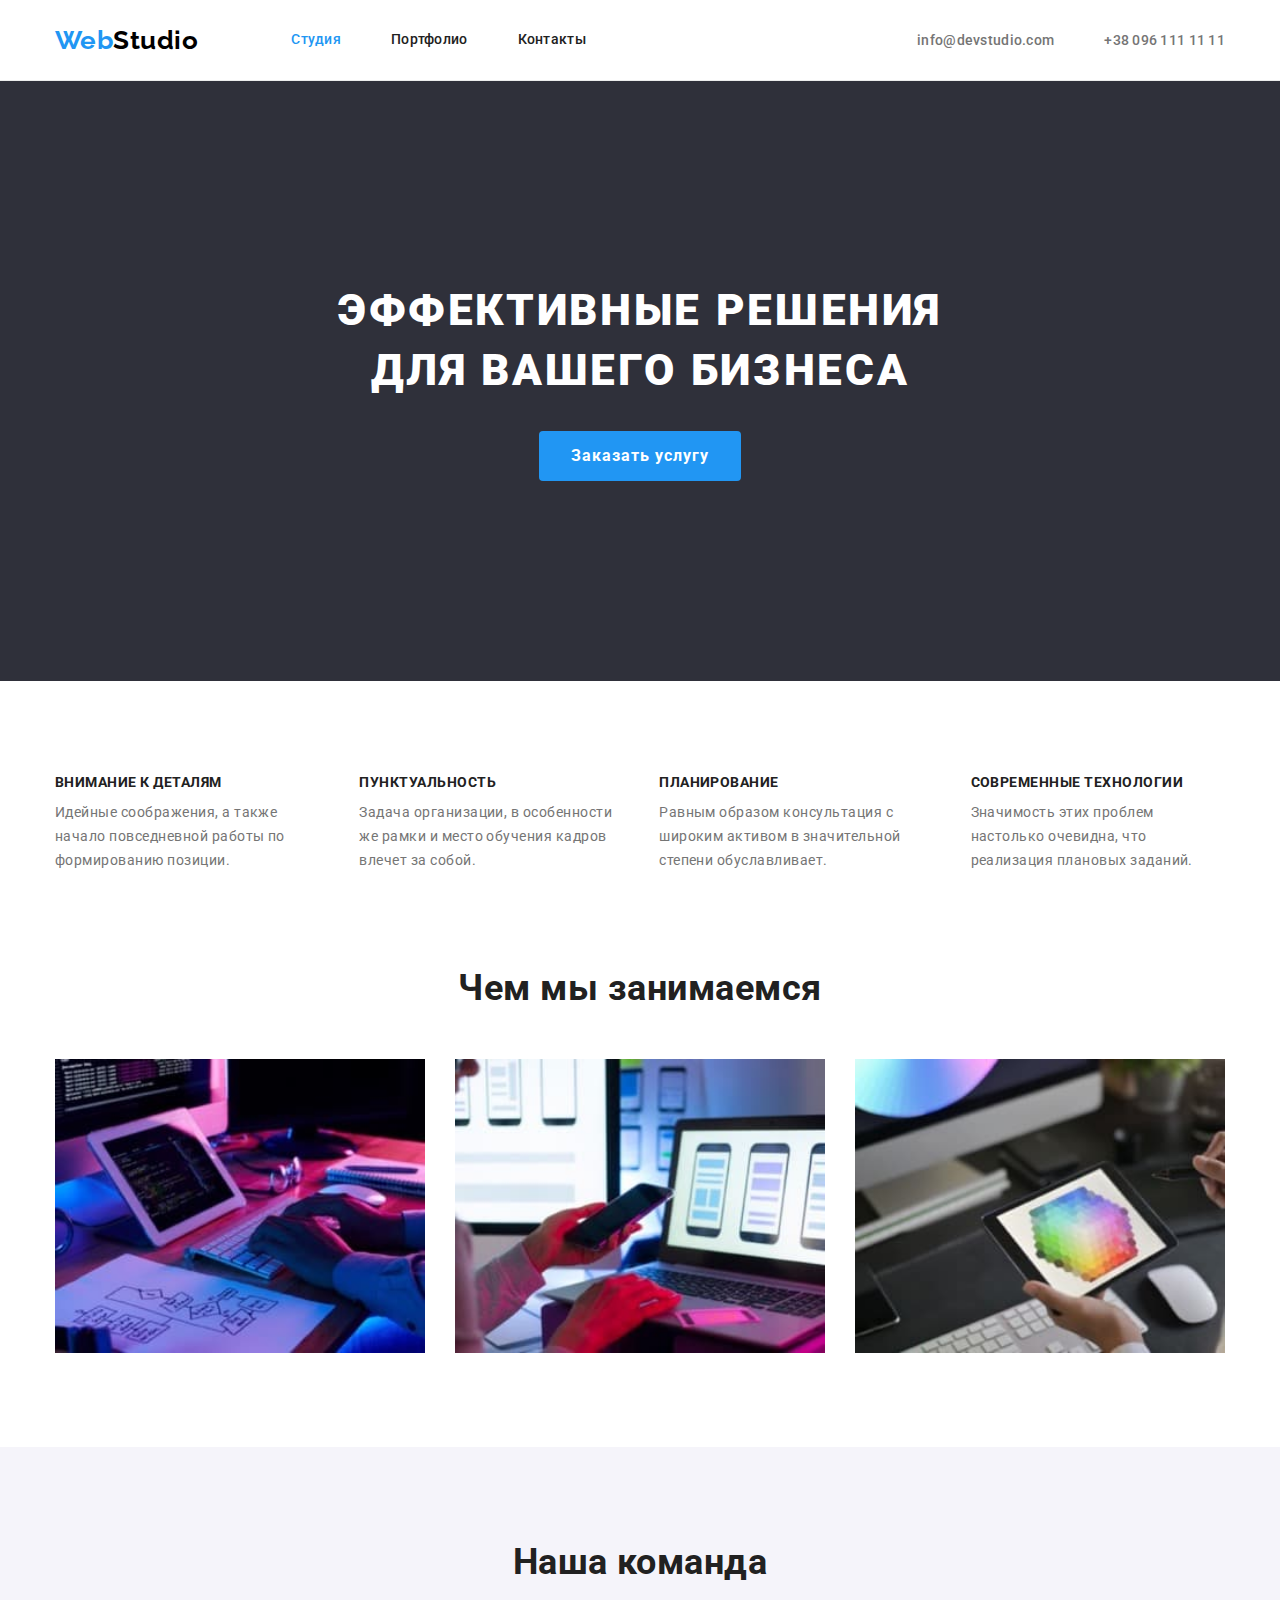
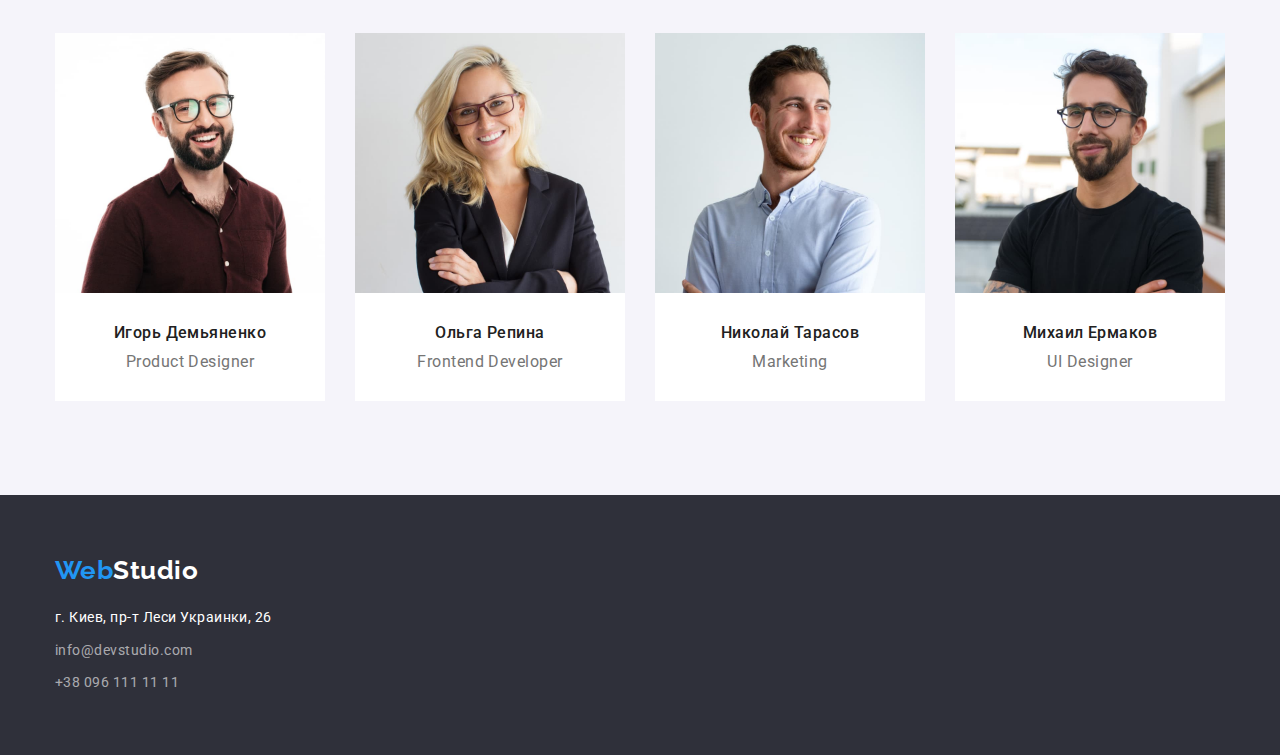
<file: index.html>
<!DOCTYPE html>
<html lang="ru">
  <head>
    <meta charset="UTF-8" />
    <meta http-equiv="X-UA-Compatible" content="IE=edge" />
    <meta name="viewport" content="width=device-width, initial-scale=1.0" />
    <title>Студия</title>
    <link
      href="https://fonts.googleapis.com/css2?family=Raleway:wght@700&family=Roboto:wght@400;500;700;900&display=swap"
      rel="stylesheet"
    />
    <link
      rel="stylesheet"
      href="https://cdnjs.cloudflare.com/ajax/libs/modern-normalize/1.1.0/modern-normalize.min.css"
    />
    <link rel="stylesheet" href="./CSS/styles.css" />
  </head>

  <body class="page">
    <header class="page-header">
      <div class="container main-nav">
        <a href="./index.html" lang="en" class="logo">
          <span class="logo-first-part">Web</span>Studio</a
        >
        <nav>
          <ul class="site-nav">
            <li class="item">
              <a href="./index.html" class="link current">Студия</a>
            </li>
            <li class="item">
              <a href="./portfolio.html" class="link">Портфолио</a>
            </li>
            <li class="item">
              <a href="" class="link">Контакты</a>
            </li>
          </ul>
        </nav>

        <ul class="communication">
          <li class="item">
            <a href="mailto:info@devstudio.com" class="link-mail"
              >info@devstudio.com</a
            >
          </li>
          <li class="item">
            <a href="tel:+380961111111" class="link-tel">+38 096 111 11 11</a>
          </li>
        </ul>
      </div>
    </header>

    <main>
      <section class="hero">
        <div>
          <h1 class="hero-title">
            Эффективные решения <br />
            для вашего бизнеса
          </h1>
          <button type="button" class="button primary">Заказать услугу</button>
        </div>
      </section>

      <section class="section">
        <div class="container">
          <ul class="feature-list">
            <li class="item">
              <h3 class="title">Внимание к деталям</h3>
              <p class="text">
                Идейные соображения, а также начало повседневной работы по
                формированию позиции.
              </p>
            </li>
            <li class="item">
              <h3 class="title">Пунктуальность</h3>
              <p class="text">
                Задача организации, в особенности же рамки и место обучения
                кадров влечет за собой.
              </p>
            </li>
            <li class="item">
              <h3 class="title">Планирование</h3>
              <p class="text">
                Равным образом консультация с широким активом в значительной
                степени обуславливает.
              </p>
            </li>
            <li class="item">
              <h3 class="title">Современные технологии</h3>
              <p class="text">
                Значимость этих проблем настолько очевидна, что реализация
                плановых заданий.
              </p>
            </li>
          </ul>
        </div>
      </section>

      <section class="section about">
        <div class="container">
          <h2 class="section-title">Чем мы занимаемся</h2>
          <ul class="about-list">
            <li class="item">
              <img
                src="./images/about-img-1.jpg"
                alt="планирование структуры сайта"
                width="370"
                height="294"
              />
            </li>
            <li class="item">
              <img
                src="./images/about-img-2.jpg"
                alt="создание структуры сайта"
                width="370"
                height="294"
              />
            </li>
            <li class="item">
              <img
                src="./images/about-img-3.jpg"
                alt="дизайн структуры сайта"
                width="370"
                height="294"
              />
            </li>
          </ul>
        </div>
      </section>

      <section class="section team">
        <div class="container">
          <h2 class="section-title">Наша команда</h2>
          <ul class="team-list">
            <li class="team-list-card">
              <img
                src="./images/team-img-1.jpg"
                alt="Фото Игорь Демьяненко"
                width="270"
                height="260"
              />
              <div class="team-discription">
                <h3 class="title">Игорь Демьяненко</h3>
                <p lang="en" class="team-text">Product Designer</p>
              </div>
            </li>
            <li class="team-list-card">
              <img
                src="./images/team-img-2.jpg"
                alt="Фото Ольга Репина"
                width="270"
                height="260"
              />
              <div class="team-discription">
                <h3 class="title">Ольга Репина</h3>
                <p lang="en" class="team-text">Frontend Developer</p>
              </div>
            </li>
            <li class="team-list-card">
              <img
                src="./images/team-img-3.jpg"
                alt="Фото Николай Тарасов"
                width="270"
                height="260"
              />
              <div class="team-discription">
                <h3 class="title">Николай Тарасов</h3>
                <p lang="en" class="team-text">Marketing</p>
              </div>
            </li>
            <li class="team-list-card">
              <img
                src="./images/team-img-4.jpg"
                alt="Фото Михаил Ермаков"
                width="270"
                height="260"
              />
              <div class="team-discription">
                <h3 class="title">Михаил Ермаков</h3>
                <p lang="en" class="team-text">UI Designer</p>
              </div>
            </li>
          </ul>
        </div>
      </section>
    </main>

    <footer class="page-footer">
      <div class="container">
        <a href="./index.html" lang="en" class="footer-logo">
          <span class="logo-first-part">Web</span>Studio</a
        >
        <address class="footer-address">
          <ul class="footer-list">
            <li class="item">
              <a href="" class="footer-address-link">
                г. Киев, пр-т Леси Украинки, 26</a
              >
            </li>
            <li class="item">
              <a href="mailto:info@devstudio.com" class="footer-link"
                >info@devstudio.com</a
              >
            </li>
            <li class="item">
              <a href="tel:+380961111111" class="footer-link"
                >+38 096 111 11 11</a
              >
            </li>
          </ul>
        </address>
      </div>
    </footer>
  </body>
</html>
</file>
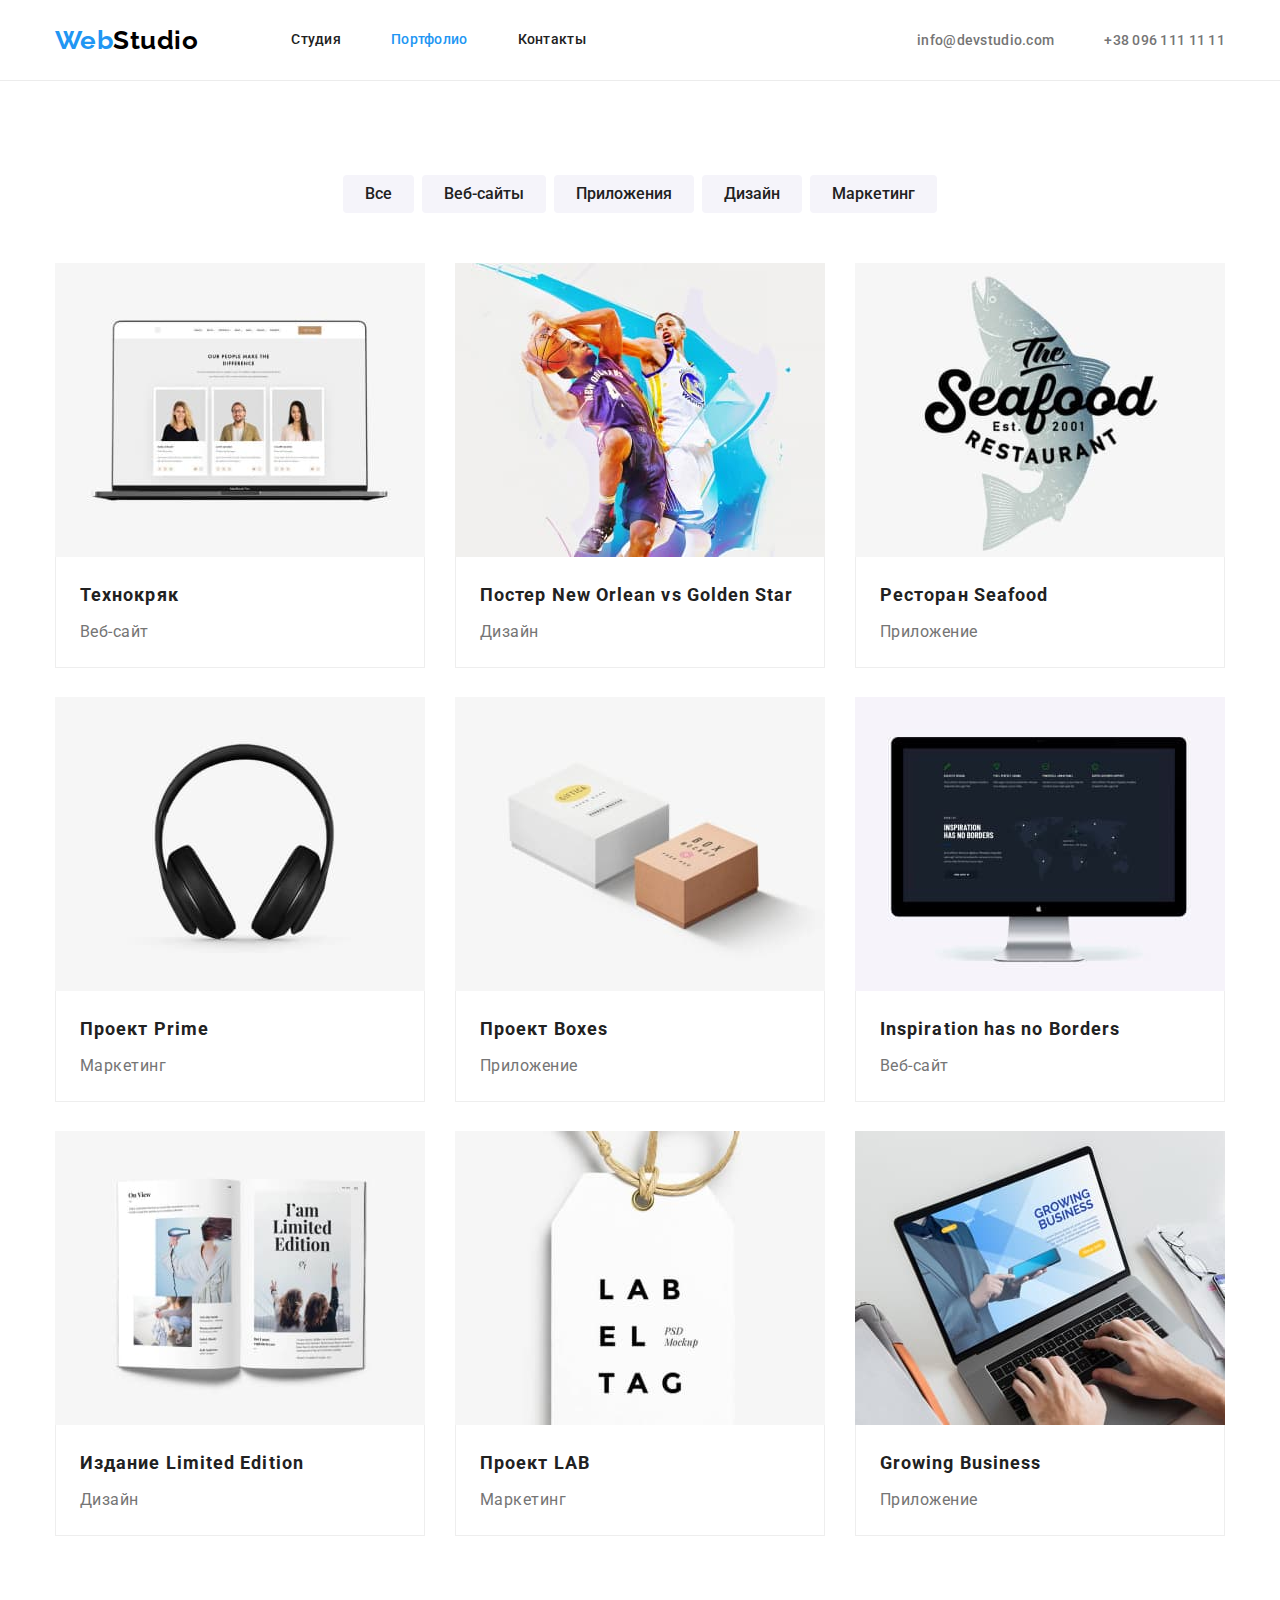
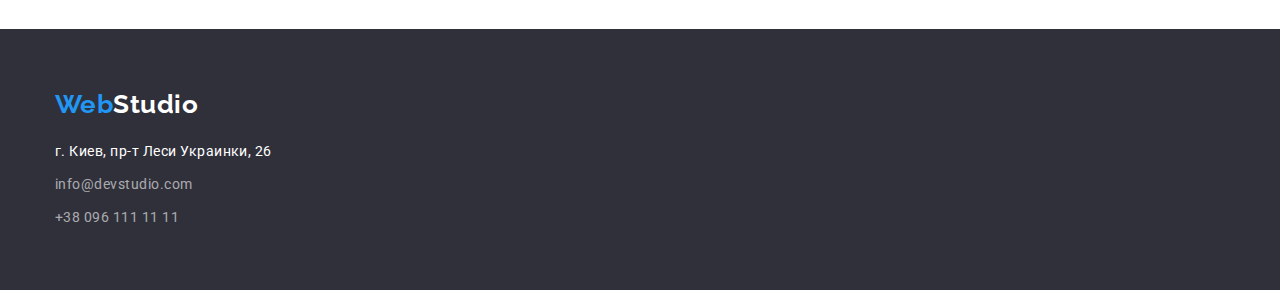
<file: portfolio.html>
<!DOCTYPE html>
<html lang="ru">
  <head>
    <meta charset="UTF-8" />
    <meta http-equiv="X-UA-Compatible" content="IE=edge" />
    <meta name="viewport" content="width=device-width, initial-scale=1.0" />
    <title>Студия</title>
    <link
      href="https://fonts.googleapis.com/css2?family=Raleway:wght@700&family=Roboto:wght@400;500;700;900&display=swap"
      rel="stylesheet"
    />
    <link
      rel="stylesheet"
      href="https://cdnjs.cloudflare.com/ajax/libs/modern-normalize/1.1.0/modern-normalize.min.css"
    />
    <link rel="stylesheet" href="./CSS/styles.css" />
  </head>

  <body>
    <header class="page-header">
      <div class="container main-nav">
        <a href="./index.html" lang="en" class="logo">
          <span class="logo-first-part">Web</span>Studio</a
        >
        <nav>
          <ul class="site-nav">
            <li class="item">
              <a href="./index.html" class="link">Студия</a>
            </li>
            <li class="item">
              <a href="./portfolio.html" class="link current">Портфолио</a>
            </li>
            <li class="item">
              <a href="" class="link">Контакты</a>
            </li>
          </ul>
        </nav>

        <ul class="communication">
          <li class="item">
            <a href="mailto:info@devstudio.com" class="link-mail"
              >info@devstudio.com</a
            >
          </li>
          <li class="item">
            <a href="tel:+380961111111" class="link-tel">+38 096 111 11 11</a>
          </li>
        </ul>
      </div>
    </header>

    <main>
      <section class="section portfolio">
        <div class="container">
          <ul class="menu-list">
            <li class="item">
              <button type="button" class="button secondary">Все</button>
            </li>
            <li class="item">
              <button type="button" class="button secondary">Веб-сайты</button>
            </li>
            <li class="item">
              <button type="button" class="button secondary">Приложения</button>
            </li>
            <li class="item">
              <button type="button" class="button secondary">Дизайн</button>
            </li>
            <li class="item">
              <button type="button" class="button secondary">Маркетинг</button>
            </li>
          </ul>
          <ul class="portfolio-list">
            <li class="portfolio-item">
              <img
                src="./images.portfolio/portfolio-img-1.jpg"
                alt="Открытый работающий ноктбук"
                width="370"
                height="294"
              />
              <div class="portfolio-discription">
                <h3 class="title">Технокряк</h3>
                <p class="portfolio-text">Веб-сайт</p>
              </div>
            </li>
            <li class="portfolio-item">
              <img
                src="./images.portfolio/portfolio-img-2.jpg"
                alt="Два баскетболиста в игре"
                width="370"
                height="294"
              />
              <div class="portfolio-discription">
                <h3 class="title">Постер New Orlean vs Golden Star</h3>
                <p class="portfolio-text">Дизайн</p>
              </div>
            </li>
            <li class="portfolio-item">
              <img
                src="./images.portfolio/portfolio-img-3.jpg"
                alt="Логотип ресторана с рыбой"
                width="370"
                height="294"
              />
              <div class="portfolio-discription">
                <h3 class="title">Ресторан Seafood</h3>
                <p class="portfolio-text">Приложение</p>
              </div>
            </li>
            <li class="portfolio-item">
              <img
                src="./images.portfolio/portfolio-img-4.jpg"
                alt="Черные наушники"
                width="370"
                height="294"
              />
              <div class="portfolio-discription">
                <h3 class="title">Проект Prime</h3>
                <p class="portfolio-text">Маркетинг</p>
              </div>
            </li>
            <li class="portfolio-item">
              <img
                src="./images.portfolio/portfolio-img-5.jpg"
                alt="Две коробки с логотипом"
                width="370"
                height="294"
              />
              <div class="portfolio-discription">
                <h3 class="title">Проект Boxes</h3>
                <p class="portfolio-text">Приложение</p>
              </div>
            </li>
            <li class="portfolio-item">
              <img
                src="./images.portfolio/portfolio-img-6.jpg"
                alt="Монитор с открытой страницей ве-сайта"
                width="370"
                height="294"
              />
              <div class="portfolio-discription">
                <h3 class="title">Inspiration has no Borders</h3>
                <p class="portfolio-text">Веб-сайт</p>
              </div>
            </li>
            <li class="portfolio-item">
              <img
                src="./images.portfolio/portfolio-img-7.jpg"
                alt="Открытый журнал на столе"
                width="370"
                height="294"
              />
              <div class="portfolio-discription">
                <h3 class="title">Издание Limited Edition</h3>
                <p class="portfolio-text">Дизайн</p>
              </div>
            </li>
            <li class="portfolio-item">
              <img
                src="./images.portfolio/portfolio-img-8.jpg"
                alt="Белая бирка"
                width="370"
                height="294"
              />
              <div class="portfolio-discription">
                <h3 class="title">Проект LAB</h3>
                <p class="portfolio-text">Маркетинг</p>
              </div>
            </li>
            <li class="portfolio-item">
              <img
                src="./images.portfolio/portfolio-img-9.jpg"
                alt="Работа за ноутбуком"
                width="370"
                height="294"
              />
              <div class="portfolio-discription">
                <h3 class="title">Growing Business</h3>
                <p class="portfolio-text">Приложение</p>
              </div>
            </li>
          </ul>
        </div>
      </section>
    </main>
    <footer class="page-footer">
      <div class="container">
        <a href="./index.html" lang="en" class="footer-logo">
          <span class="logo-first-part">Web</span>Studio</a
        >
        <address class="footer-address">
          <ul class="footer-list">
            <li class="item">
              <a href="" class="footer-address-link">
                г. Киев, пр-т Леси Украинки, 26</a
              >
            </li>
            <li class="item">
              <a href="mailto:info@devstudio.com" class="footer-link"
                >info@devstudio.com</a
              >
            </li>
            <li class="item">
              <a href="tel:+380961111111" class="footer-link"
                >+38 096 111 11 11</a
              >
            </li>
          </ul>
        </address>
      </div>
    </footer>
  </body>
</html>
</file>
<file: CSS/styles.css>
:root {
  --primary-text-color: #757575;
  --title-text-color: #212121;
  --accent-color: #2196f3;
  --primary-white-color: #ffffff;
  --primary-background-color: #f5f4fa;
  --secondary-background-color: #2f303a;
}

html {
  box-sizing: border-box;
}

body {
  background-color: var(--primary-white-color);
  color: var(--primary-text-color);
  font-family: Roboto, sans-serif;
  letter-spacing: 0.03em;
}

ul {
  list-style: none;
  padding: 0;
  margin: 0;
}
a {
  text-decoration: none;
}

h1,
h2,
h3,
h4,
h5,
p {
  margin-top: 0;
  margin-bottom: 0;
}
img {
  display: block;
  max-width: 100%;
  height: auto;
}

.container {
  width: 1200px;
  margin: 0 auto;
  padding: 0 15px;
}

/* Header */
/* Main nav */
.main-nav {
  display: flex;
  align-items: center;
}

/* Logo */

.page-header {
  border-bottom: 1px solid #ececec;
}

.logo {
  margin-right: 93px;

  color: #000000;
  font-family: Raleway;
  font-weight: bold;
  font-size: 26px;
  line-height: 1.19;
}
.logo-first-part {
  color: var(--accent-color);
}

/* Site nav */

.site-nav {
  display: flex;
}

.site-nav .item:not(:last-child) {
  margin-right: 50px;
}

/* .site-nav .item + .item {
  margin-left: 50px;
} */

.site-nav .link {
  display: block;
  color: var(--title-text-color);
  font-weight: 500;
  font-size: 14px;
  line-height: 1.14;
  letter-spacing: 0.02em;
  padding-top: 32px;
  padding-bottom: 32px;
}

.site-nav .link:hover,
.site-nav .link:focus {
  color: var(--accent-color);
}

.site-nav .link.current {
  color: var(--accent-color);
}

.communication {
  display: flex;
  margin-left: auto;
}

.communication .item + .item {
  margin-left: 50px;
}

.communication .link-mail,
.communication .link-tel {
  color: var(--primary-text-color);
  font-weight: 500;
  font-size: 14px;
  line-height: 1.14;
  letter-spacing: 0.02em;
}

.communication .link-mail:hover,
.communication .link-mail:focus {
  color: var(--accent-color);
}

.communication .link-tel:hover,
.communication .link-tel:focus {
  color: var(--accent-color);
}

/* Section */

.section {
  padding-top: 94px;
  padding-bottom: 94px;
}

.section-title {
  margin-top: 0;
  margin-bottom: 50px;
  color: var(--title-text-color);
  font-weight: bold;
  font-size: 36px;
  line-height: 1.17;
}

/* Hero */

.hero {
  background: var(--secondary-background-color);
  padding-top: 200px;
  padding-bottom: 200px;
  text-align: center;
}

.hero-title {
  min-width: 696px;
  height: 120px;
  left: 452px;
  top: 280px;
  margin-bottom: 30px;

  color: var(--primary-white-color);
  font-weight: 900;
  font-size: 44px;
  line-height: 1.36;
  letter-spacing: 0.06em;
  text-transform: uppercase;
}
.button.primary {
  display: inline-block;
  border-radius: 4px;
  padding: 10px 32px;
  border: 0 solid transparent;

  color: var(--primary-white-color);
  background-color: var(--accent-color);
  font-family: inherit;
  font-weight: bold;
  font-size: 16px;
  line-height: 1.89;
  letter-spacing: 0.06em;
  min-width: 200px;
  height: 50px;
  cursor: pointer;
}
.button.primary:hover,
.button.primary:focus {
  background-color: #188ce8;
}

/* Features */

.feature-list {
  display: flex;
}

.feature-list .item + .item {
  margin-left: 30px;
}

.feature-list .title {
  margin-top: 0;
  margin-bottom: 10px;
  color: var(--title-text-color);
  font-weight: bold;
  font-size: 14px;
  line-height: 1.14;
  text-transform: uppercase;
}

.feature-list .text {
  margin-top: 0;
  margin-bottom: 0px;
  font-size: 14px;
  line-height: 1.71;
}

/* About list */

.about {
  padding-top: 0px;
  text-align: center;
}
.about-list {
  display: flex;
  flex-wrap: wrap;
}

.about-list .item + .item {
  margin-left: 30px;
}

/* Team */

.team {
  background-color: var(--primary-background-color);
  text-align: center;
}

.team-list {
  display: flex;
  flex-wrap: wrap;
}

.team-list .team-list-card + .team-list-card {
  margin-left: 30px;
}

.team-list-card {
  width: 270px;
  height: 368px;
  background-color: var(--primary-white-color);
}

.team-discription {
  padding-top: 30px;
  padding-bottom: 30px;
}

.team-list .title {
  margin-bottom: 10px;
  color: var(--title-text-color);
  font-weight: 500;
  font-size: 16px;
  line-height: 1.19;
}
.team-list .team-text {
  font-size: 16px;
  line-height: 1.19;
}

/* Footer */

.page-footer {
  padding-top: 60px;
  padding-bottom: 60px;
  background-color: var(--secondary-background-color);
}
.footer-logo {
  display: inline-block;
  margin-bottom: 20px;
  color: var(--primary-white-color);
  font-family: Raleway;
  font-weight: bold;
  font-size: 26px;
  line-height: 1.19;
}
.logo-first-part {
  color: var(--accent-color);
}

.footer-list .item + .item {
  margin-top: 9px;
}

.footer-address {
  margin-top: 0;
  margin-bottom: 0;
  padding-left: 0;
}

.footer-address-link {
  color: var(--primary-white-color);
  font-style: normal;
  font-size: 14px;
  line-height: 1.71;
}
.footer-link {
  color: rgba(255, 255, 255, 0.6);
  font-style: normal;
  font-size: 14px;
  line-height: 1.71;
}

.footer-link:hover,
.footer-link:focus {
  color: var(--accent-color);
}

/* Portfolio */

.section.portfolio {
  background-color: var(--primary-white-color);
}

.menu-list {
  display: flex;
  justify-content: center;
  padding-bottom: 16px;
  margin-bottom: 34px;
}

.button.secondary {
  display: inline-block;
  border-radius: 4px;
  padding: 6px 22px;
  border: 0 solid transparent;

  color: var(--title-text-color);
  background-color: var(--primary-background-color);
  font-family: inherit;
  font-weight: 500;
  font-size: 16px;
  line-height: 1.63;
  cursor: pointer;
}

.menu-list .item {
  margin-right: 8px;
}

.menu-list .item:last-child {
  margin-right: 0px;
}

.button.secondary:hover,
.button.secondary:focus {
  color: var(--primary-white-color);
  background-color: var(--accent-color);
}

/* Portfolio list */

.portfolio-list {
  display: flex;
  flex-wrap: wrap;
}

.portfolio-item {
  width: 370px;
  height: 404px;
  margin-right: 30px;
  margin-bottom: 30px;
}

.portfolio-item:nth-child(3n) {
  margin-right: 0;
}
.portfolio-item:nth-last-child(-n + 3) {
  margin-bottom: 0;
}

/* .portfolio-item:not(:nth-child(3n)) {
  margin-right: 30px;
}
.portfolio-item:not(nth-last-child(-n + 3)) {
  margin-bottom: 30px;
} */

.portfolio-discription {
  padding: 20px 24px;
  border-right: 1px solid #eeeeee;
  border-left: 1px solid #eeeeee;
  border-bottom: 1px solid #eeeeee;
}

.portfolio-list .title {
  color: var(--title-text-color);
  font-weight: bold;
  font-size: 18px;
  line-height: 2;
  letter-spacing: 0.06em;
  margin-bottom: 4px;
}
.portfolio-text {
  color: var(--primary-text-color);
  font-size: 16px;
  line-height: 1.88;
}

/* цвет основного текста */
color: #757575;
/* цвет заголовков */
color: #212121;
/* цвет белый */
color: #ffffff;
/* цвет подсветки интерактивных элементов (акцент) */
color: #2196f3;
/* цвет ссылок в футере */
color: rgba(255, 255, 255, 0, 6);
/* вторичный цвет фона */
background: #e5e5e5;
background: #f5f4fa;
</file>
